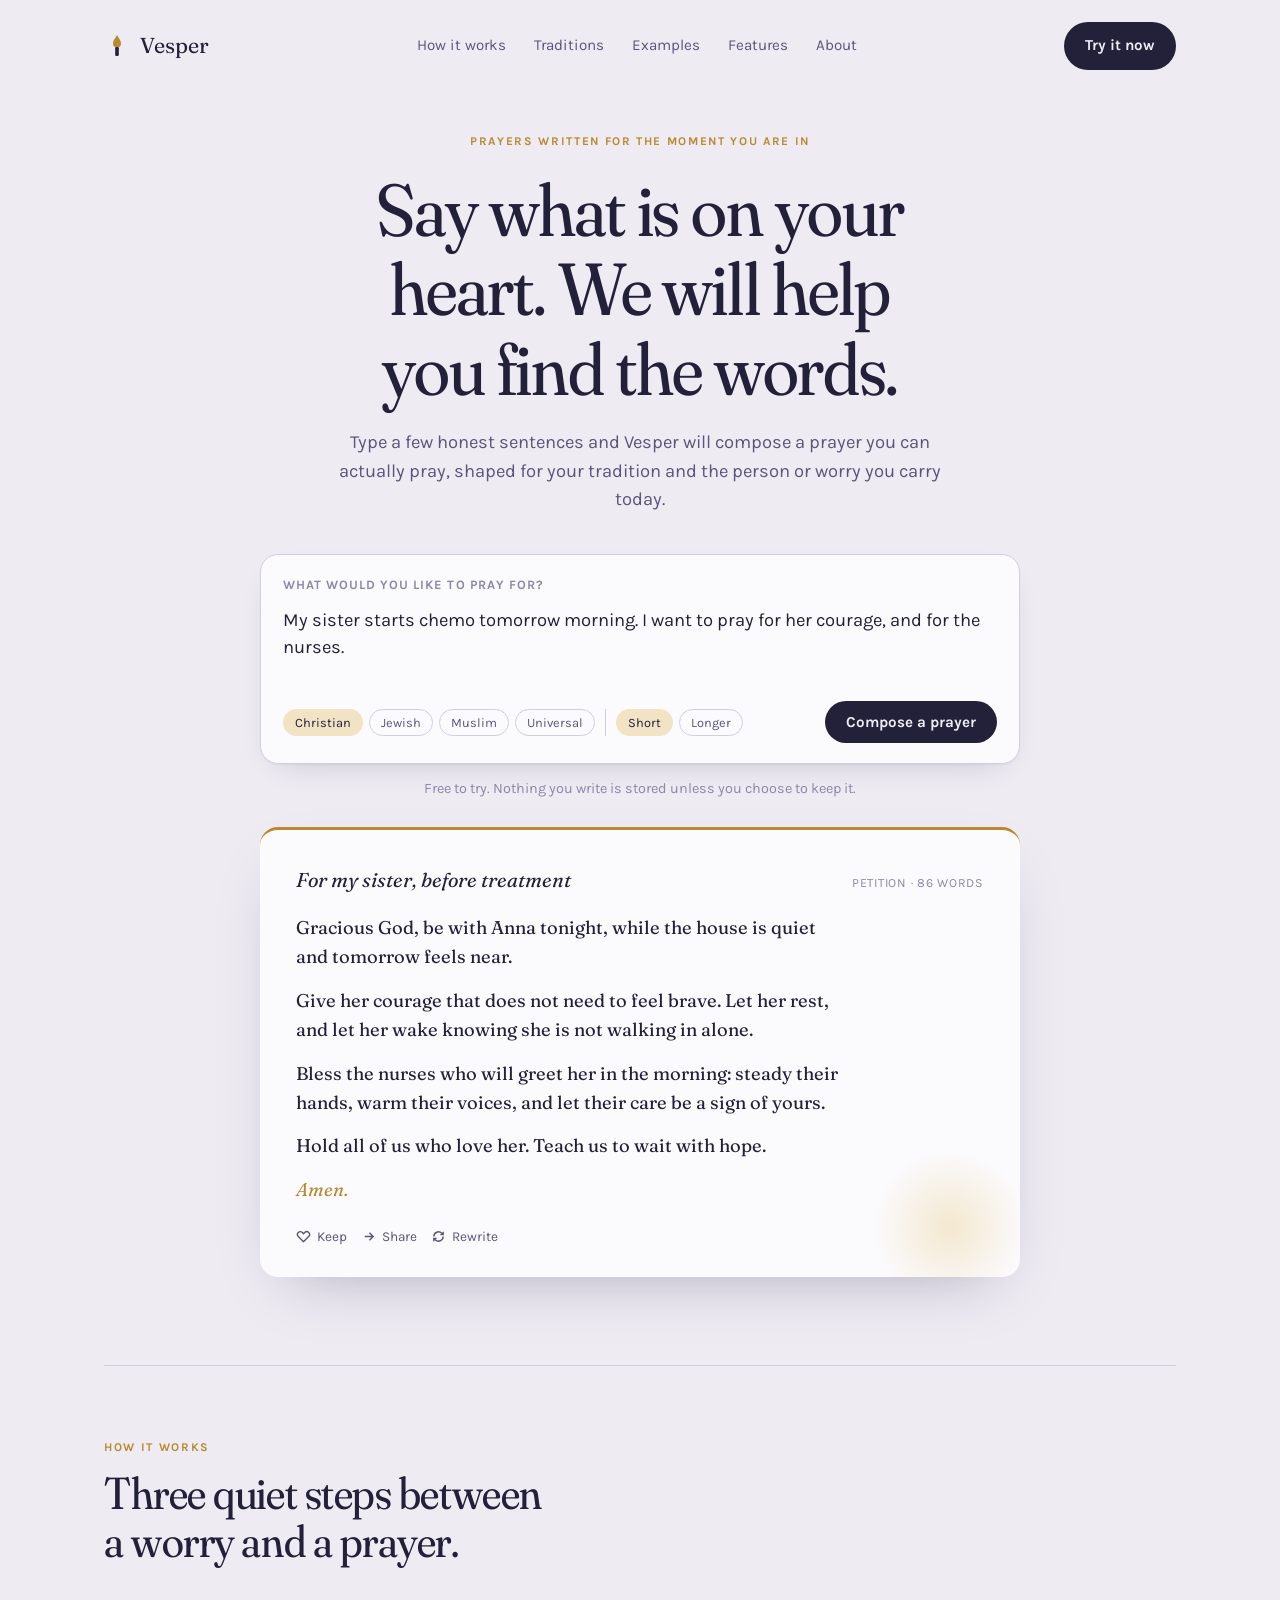
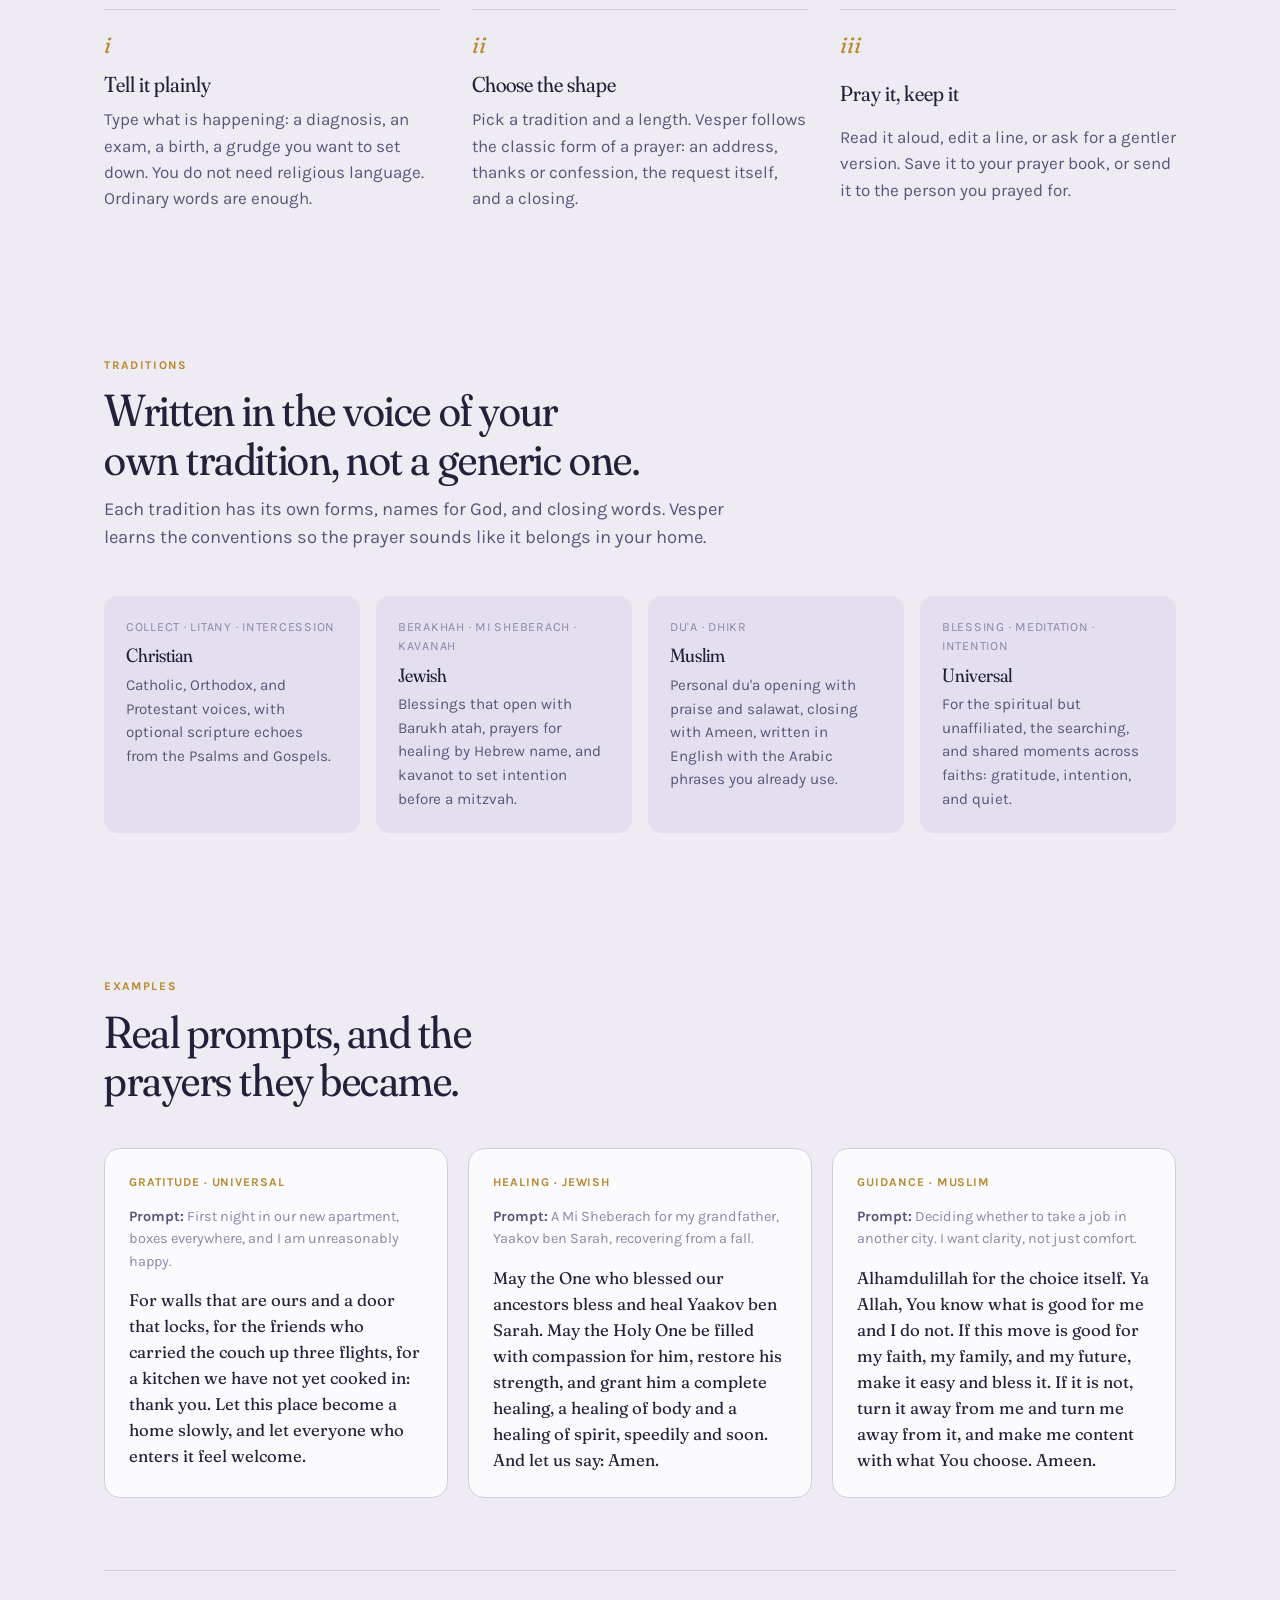
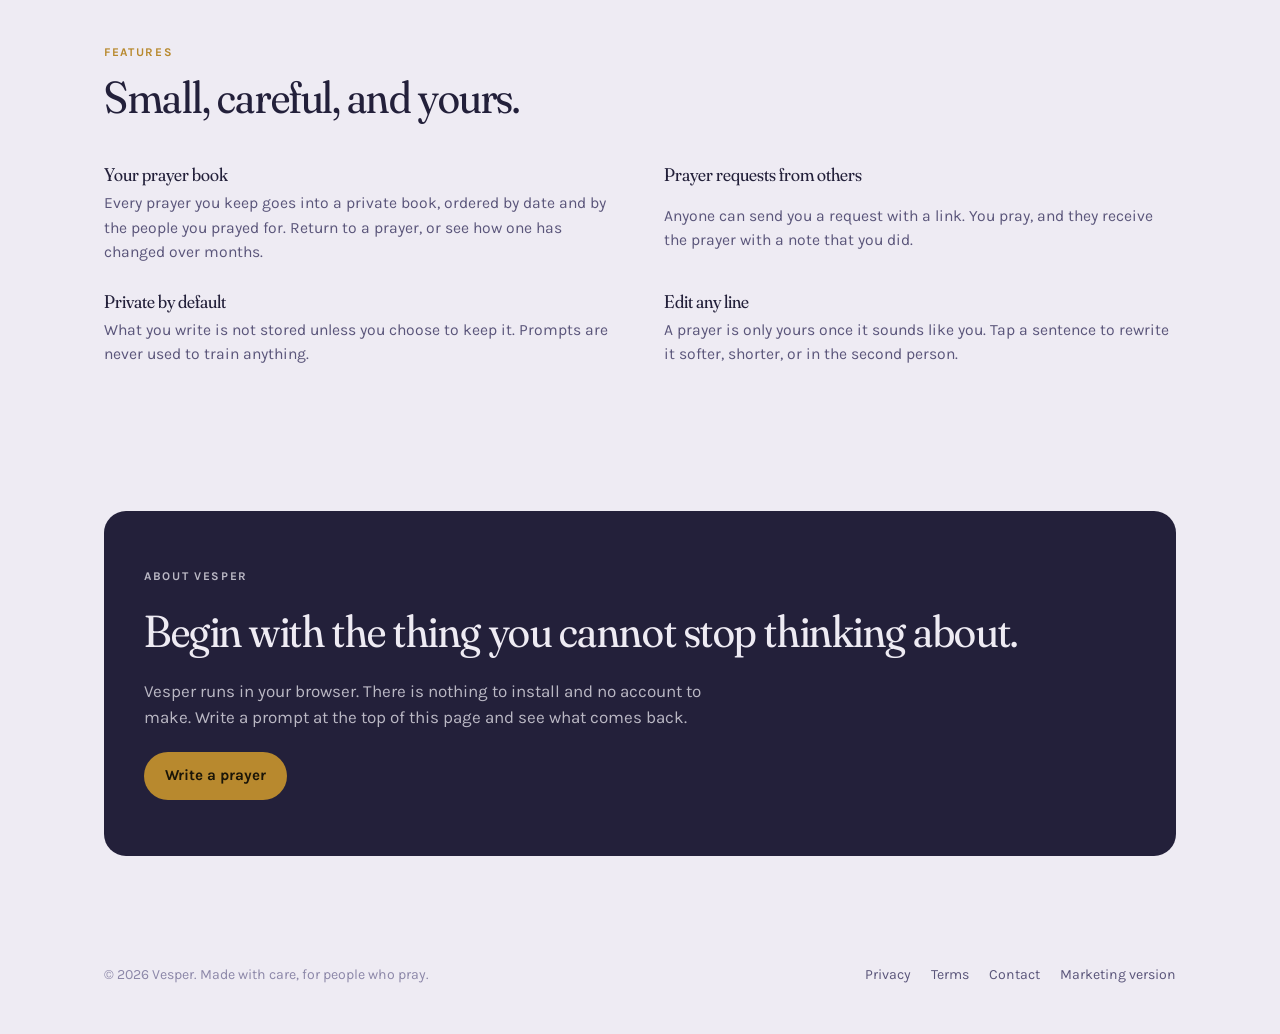
<file: index.html>
<!doctype html>
<html lang="en">
<head>
<meta charset="utf-8">
<meta name="viewport" content="width=device-width, initial-scale=1, viewport-fit=cover">
<title>Vesper</title>
<link rel="preconnect" href="https://fonts.googleapis.com">
<link rel="stylesheet" href="https://fonts.googleapis.com/css2?family=Fraunces:ital,opsz,wght,SOFT@0,9..144,300..600,0..100;1,9..144,300..600,0..100&family=Karla:wght@400;500;700&display=swap">
<link rel="stylesheet" href="styles.css">
</head>
<body>

<header class="wrap nav">
  <a class="brand" href="#" aria-label="Vesper home">
    <svg viewBox="0 0 26 26" fill="none" aria-hidden="true">
      <path d="M13 2c1.6 3.4 4 5.2 4 8.4A4 4 0 0 1 9 10.4C9 7.2 11.4 5.4 13 2Z" fill="var(--gold)"/>
      <rect x="11.2" y="14" width="3.6" height="9" rx="1.2" fill="var(--ink)"/>
    </svg>
    Vesper
  </a>
  <nav>
    <ul class="nav-links">
      <li><a href="#how">How it works</a></li>
      <li><a href="#traditions">Traditions</a></li>
      <li><a href="#examples">Examples</a></li>
      <li><a href="#features">Features</a></li>
      <li><a href="#about">About</a></li>
    </ul>
  </nav>
  <a class="btn btn-primary" href="#try">Try it now</a>
</header>

<main>
  <section class="wrap hero" id="try">
    <div class="hero-copy">
      <p class="eyebrow">Prayers written for the moment you are in</p>
      <h1>Say what is on your heart. We will help you find the words.</h1>
      <p class="lede">Type a few honest sentences and Vesper will compose a prayer you can actually pray, shaped for your tradition and the person or worry you carry today.</p>
    </div>

    <div class="demo" aria-label="Write a prompt and Vesper composes a prayer">
      <form class="prompt" onsubmit="return false">
        <label for="prompt-text">What would you like to pray for?</label>
        <textarea id="prompt-text" rows="3" placeholder="For example: My sister starts chemo tomorrow morning. I want to pray for her courage, and for the nurses.">My sister starts chemo tomorrow morning. I want to pray for her courage, and for the nurses.</textarea>
        <div class="prompt-row">
          <div class="chips" role="group" aria-label="Tradition and length">
            <button type="button" class="chip on">Christian</button>
            <button type="button" class="chip">Jewish</button>
            <button type="button" class="chip">Muslim</button>
            <button type="button" class="chip">Universal</button>
            <span class="chip-sep" aria-hidden="true"></span>
            <button type="button" class="chip on">Short</button>
            <button type="button" class="chip">Longer</button>
          </div>
          <button class="btn btn-primary" type="submit" id="compose-btn">Compose a prayer</button>
        </div>
      </form>
      <p class="hero-note">Free to try. Nothing you write is stored unless you choose to keep it.</p>

      <article class="prayer">
        <div class="prayer-head">
          <span class="title">For my sister, before treatment</span>
          <span class="meta">Petition · 86 words</span>
        </div>
        <div class="prayer-body">
          <p>Gracious God, be with Anna tonight, while the house is quiet and tomorrow feels near.</p>
          <p>Give her courage that does not need to feel brave. Let her rest, and let her wake knowing she is not walking in alone.</p>
          <p>Bless the nurses who will greet her in the morning: steady their hands, warm their voices, and let their care be a sign of yours.</p>
          <p>Hold all of us who love her. Teach us to wait with hope.</p>
          <p class="amen">Amen.</p>
        </div>
        <div class="prayer-actions">
          <span><svg viewBox="0 0 16 16" fill="none" stroke="currentColor" stroke-width="1.5"><path d="M8 13.5 2.5 8a3 3 0 0 1 4.2-4.3L8 5l1.3-1.3A3 3 0 0 1 13.5 8Z"/></svg>Keep</span>
          <span><svg viewBox="0 0 16 16" fill="none" stroke="currentColor" stroke-width="1.5"><path d="M4 8h8M9 4l4 4-4 4"/></svg>Share</span>
          <span><svg viewBox="0 0 16 16" fill="none" stroke="currentColor" stroke-width="1.5"><path d="M3 8a5 5 0 0 1 8.5-3.5L13 6M13 3v3h-3M13 8a5 5 0 0 1-8.5 3.5L3 10M3 13v-3h3"/></svg>Rewrite</span>
        </div>
      </article>
    </div>
  </section>

  <div class="wrap"><hr class="divider"></div>

  <section class="wrap section" id="how">
    <div class="section-head">
      <p class="eyebrow">How it works</p>
      <h2>Three quiet steps between a worry and a prayer.</h2>
    </div>
    <div class="steps">
      <div class="step">
        <h3>Tell it plainly</h3>
        <p>Type what is happening: a diagnosis, an exam, a birth, a grudge you want to set down. You do not need religious language. Ordinary words are enough.</p>
      </div>
      <div class="step">
        <h3>Choose the shape</h3>
        <p>Pick a tradition and a length. Vesper follows the classic form of a prayer: an address, thanks or confession, the request itself, and a closing.</p>
      </div>
      <div class="step">
        <h3>Pray it, keep it</h3>
        <p>Read it aloud, edit a line, or ask for a gentler version. Save it to your prayer book, or send it to the person you prayed for.</p>
      </div>
    </div>
  </section>

  <section class="wrap section" id="traditions">
    <div class="section-head">
      <p class="eyebrow">Traditions</p>
      <h2>Written in the voice of your own tradition, not a generic one.</h2>
      <p class="lede">Each tradition has its own forms, names for God, and closing words. Vesper learns the conventions so the prayer sounds like it belongs in your home.</p>
    </div>
    <div class="traditions">
      <div class="tradition">
        <span class="form">Collect · Litany · Intercession</span>
        <h3>Christian</h3>
        <p>Catholic, Orthodox, and Protestant voices, with optional scripture echoes from the Psalms and Gospels.</p>
      </div>
      <div class="tradition">
        <span class="form">Berakhah · Mi Sheberach · Kavanah</span>
        <h3>Jewish</h3>
        <p>Blessings that open with Barukh atah, prayers for healing by Hebrew name, and kavanot to set intention before a mitzvah.</p>
      </div>
      <div class="tradition">
        <span class="form">Du'a · Dhikr</span>
        <h3>Muslim</h3>
        <p>Personal du'a opening with praise and salawat, closing with Ameen, written in English with the Arabic phrases you already use.</p>
      </div>
      <div class="tradition">
        <span class="form">Blessing · Meditation · Intention</span>
        <h3>Universal</h3>
        <p>For the spiritual but unaffiliated, the searching, and shared moments across faiths: gratitude, intention, and quiet.</p>
      </div>
    </div>
  </section>


  <section class="wrap section" id="examples">
    <div class="section-head">
      <p class="eyebrow">Examples</p>
      <h2>Real prompts, and the prayers they became.</h2>
    </div>
    <div class="gallery">
      <article class="card">
        <span class="tag">Gratitude · Universal</span>
        <p class="ask"><b>Prompt:</b> First night in our new apartment, boxes everywhere, and I am unreasonably happy.</p>
        <blockquote>For walls that are ours and a door that locks, for the friends who carried the couch up three flights, for a kitchen we have not yet cooked in: thank you. Let this place become a home slowly, and let everyone who enters it feel welcome.</blockquote>
      </article>
      <article class="card">
        <span class="tag">Healing · Jewish</span>
        <p class="ask"><b>Prompt:</b> A Mi Sheberach for my grandfather, Yaakov ben Sarah, recovering from a fall.</p>
        <blockquote>May the One who blessed our ancestors bless and heal Yaakov ben Sarah. May the Holy One be filled with compassion for him, restore his strength, and grant him a complete healing, a healing of body and a healing of spirit, speedily and soon. And let us say: Amen.</blockquote>
      </article>
      <article class="card">
        <span class="tag">Guidance · Muslim</span>
        <p class="ask"><b>Prompt:</b> Deciding whether to take a job in another city. I want clarity, not just comfort.</p>
        <blockquote>Alhamdulillah for the choice itself. Ya Allah, You know what is good for me and I do not. If this move is good for my faith, my family, and my future, make it easy and bless it. If it is not, turn it away from me and turn me away from it, and make me content with what You choose. Ameen.</blockquote>
      </article>
    </div>
  </section>

  <div class="wrap"><hr class="divider"></div>

  <section class="wrap section" id="features">
    <div class="section-head">
      <p class="eyebrow">Features</p>
      <h2>Small, careful, and yours.</h2>
    </div>
    <div class="features">
      <div class="feature">
        <h3>Your prayer book</h3>
        <p>Every prayer you keep goes into a private book, ordered by date and by the people you prayed for. Return to a prayer, or see how one has changed over months.</p>
      </div>
            <div class="feature">
        <h3>Prayer requests from others</h3>
        <p>Anyone can send you a request with a link. You pray, and they receive the prayer with a note that you did.</p>
      </div>
      <div class="feature">
        <h3>Private by default</h3>
        <p>What you write is not stored unless you choose to keep it. Prompts are never used to train anything.</p>
      </div>
            <div class="feature">
        <h3>Edit any line</h3>
        <p>A prayer is only yours once it sounds like you. Tap a sentence to rewrite it softer, shorter, or in the second person.</p>
      </div>
    </div>
  </section>

  <section class="wrap section" id="about">
    <div class="cta">
      <p class="eyebrow">About Vesper</p>
      <h2>Begin with the thing you cannot stop thinking about.</h2>
      <p>Vesper runs in your browser. There is nothing to install and no account to make. Write a prompt at the top of this page and see what comes back.</p>
      <a class="btn btn-primary" href="#try">Write a prayer</a>
    </div>
  </section>
</main>

<footer class="wrap footer">
  <span>© 2026 Vesper. Made with care, for people who pray.</span>
  <ul>
    <li><a href="#">Privacy</a></li>
    <li><a href="#">Terms</a></li>
    <li><a href="#">Contact</a></li>
    <li><a href="v2/">Marketing version</a></li>
  </ul>
</footer>

</body>
</html>
</file>
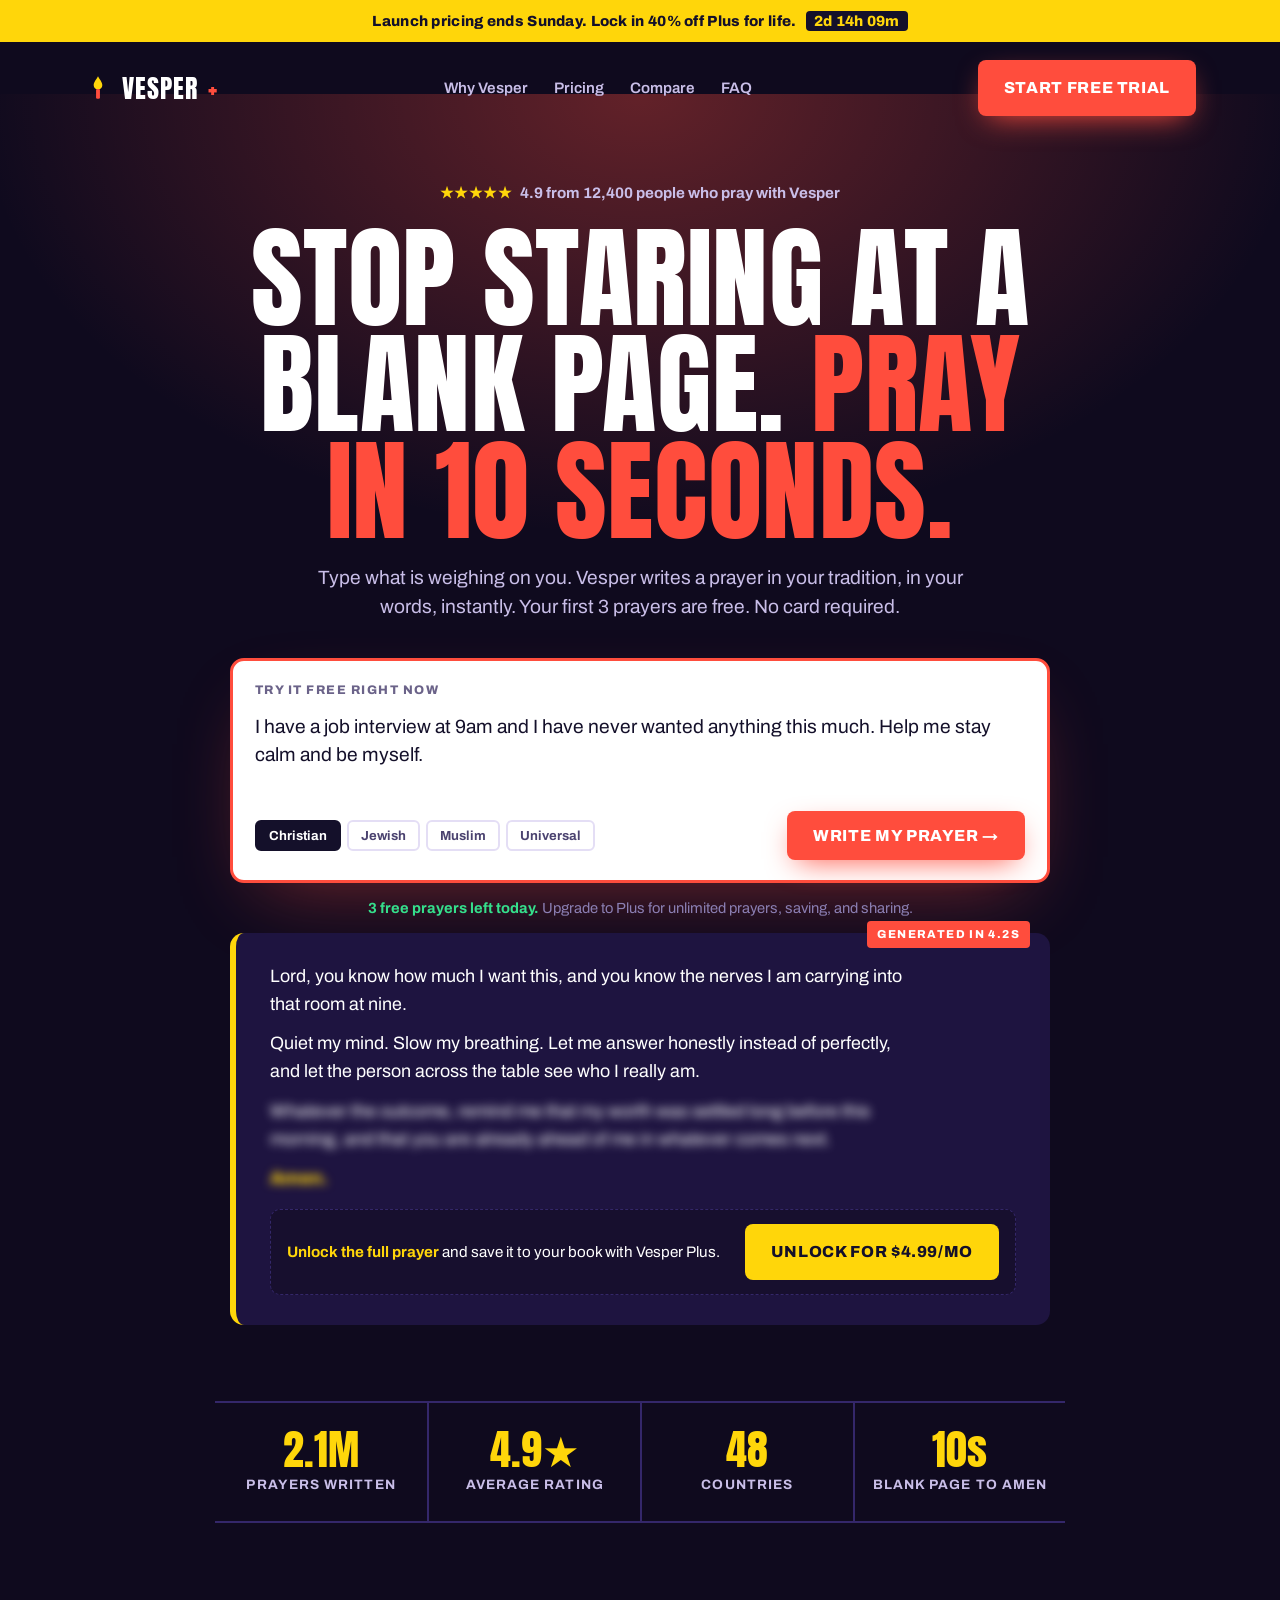
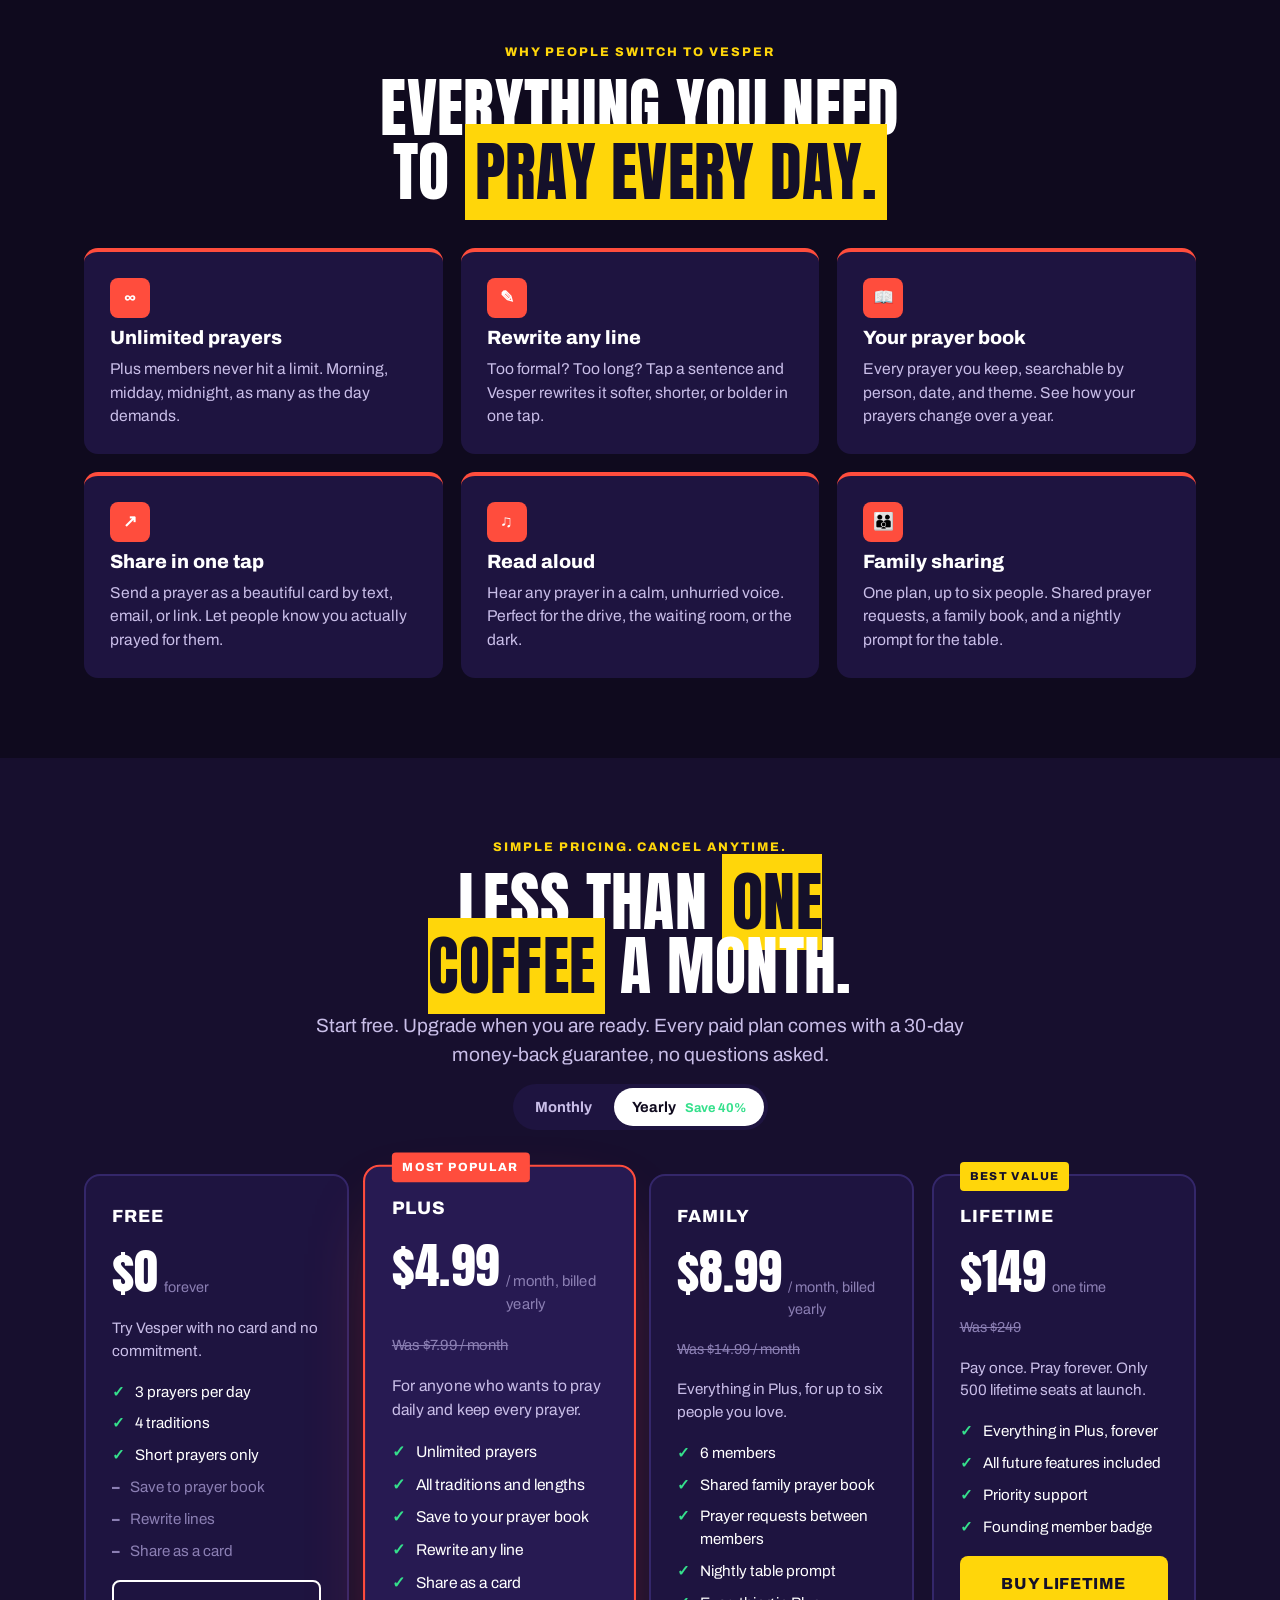
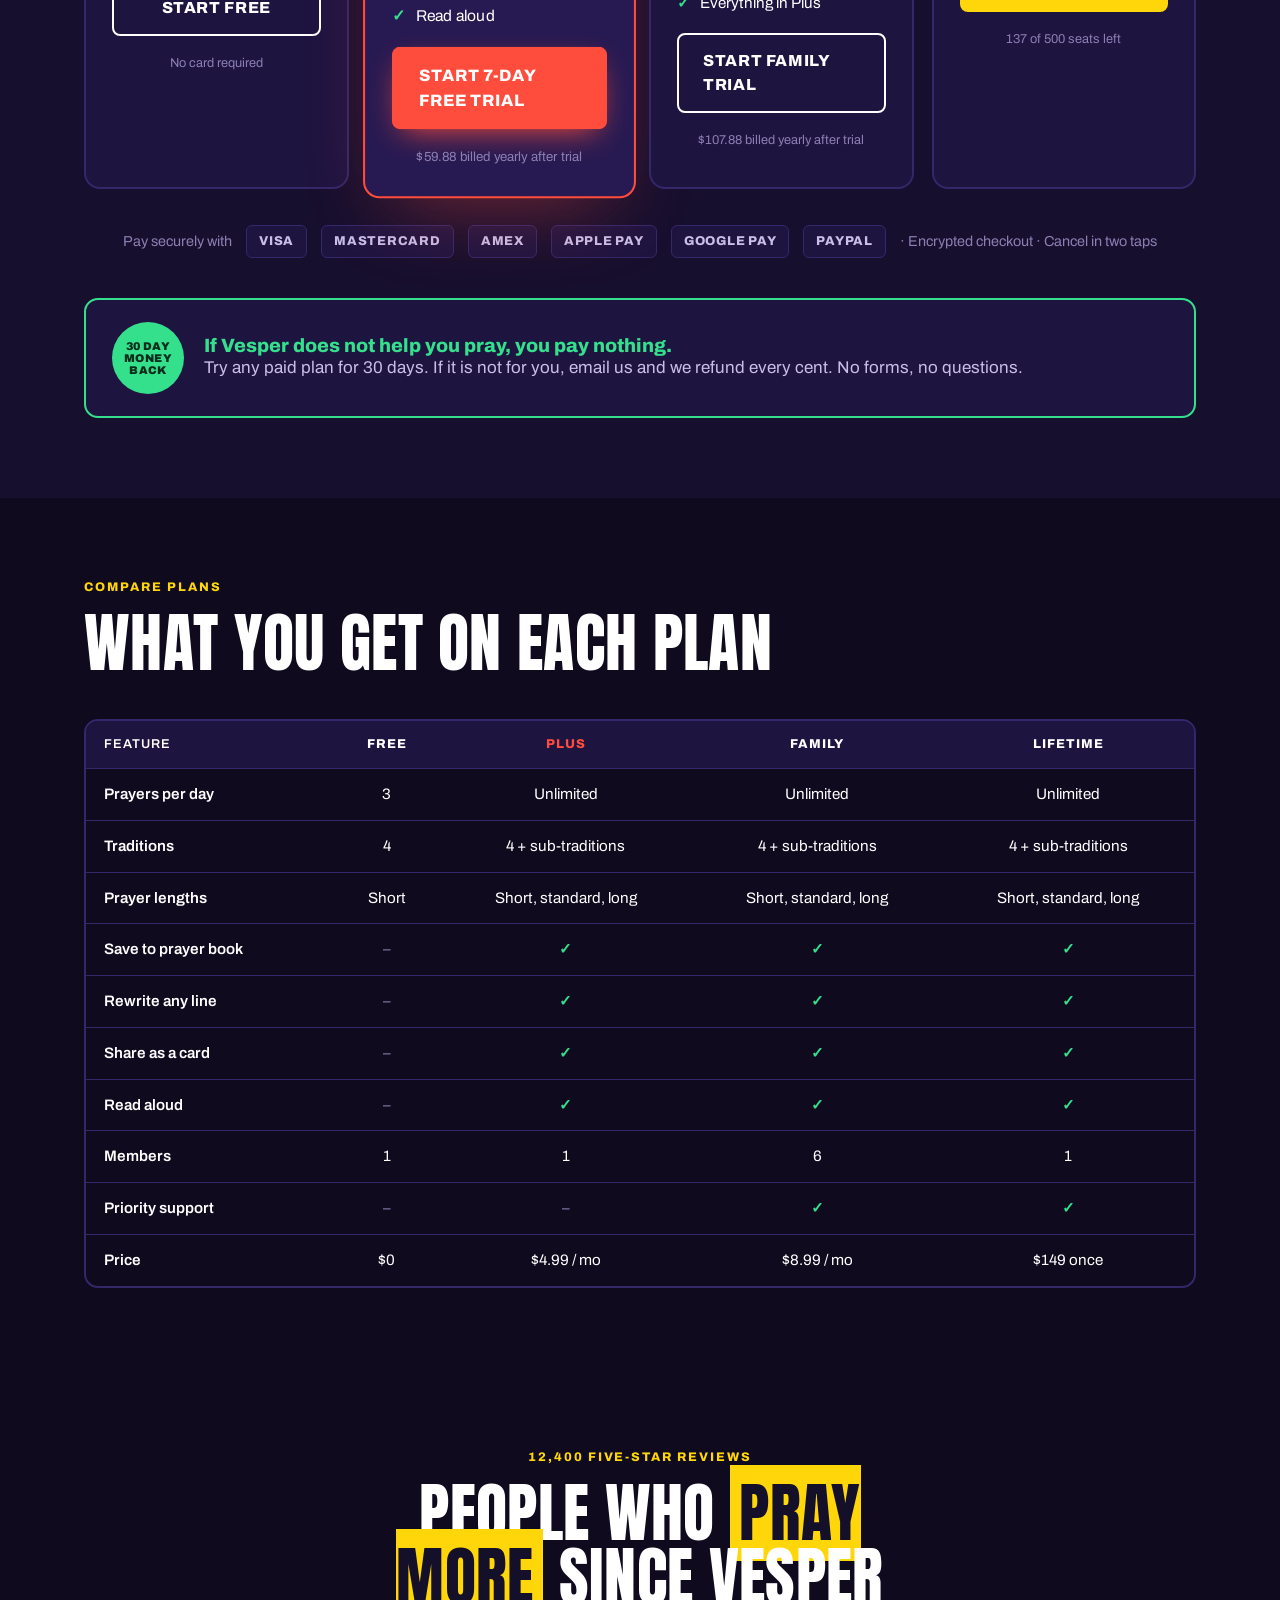
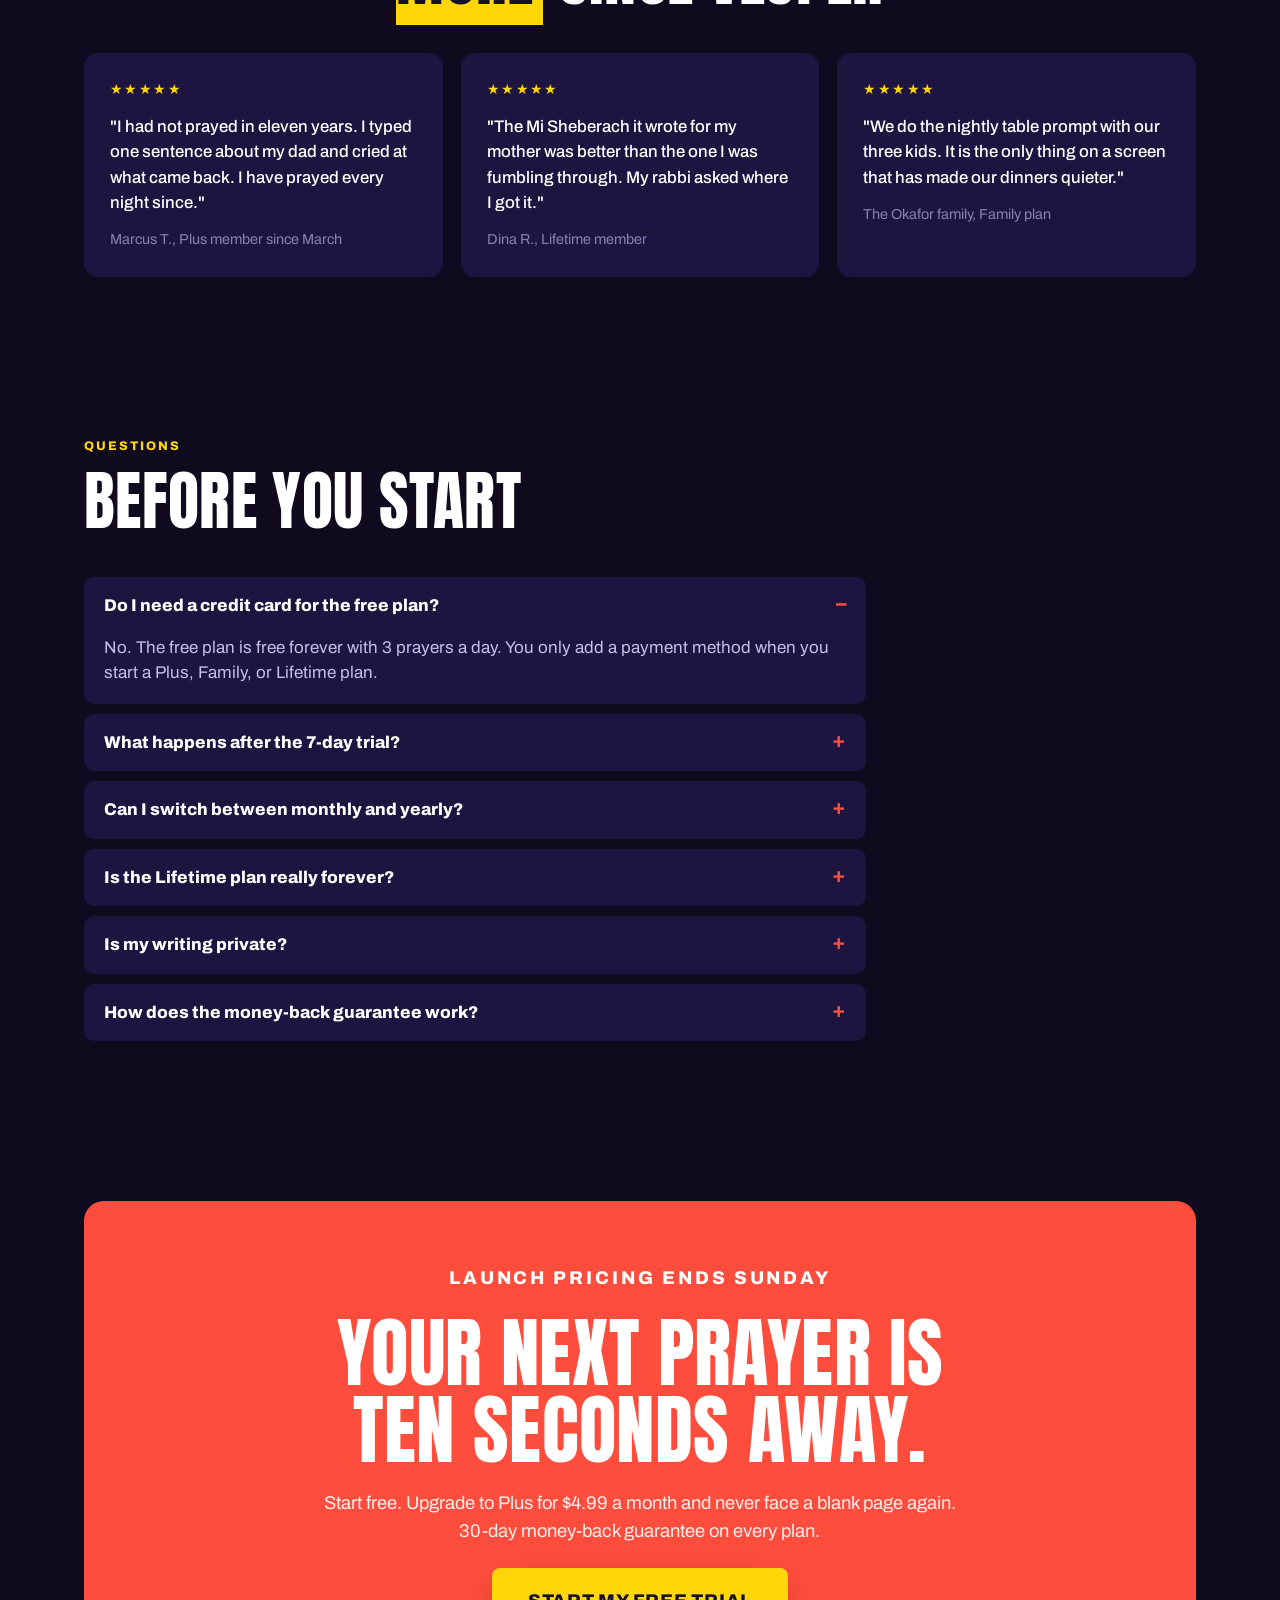
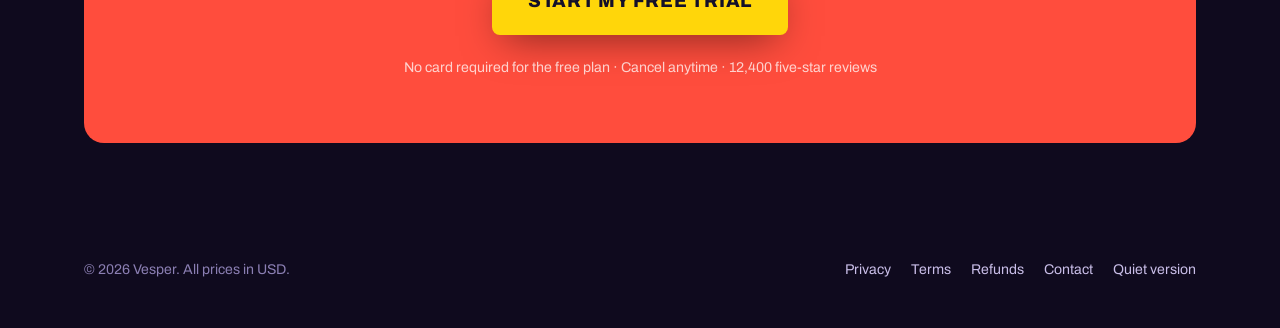
<file: v2/index.html>
<!doctype html>
<html lang="en">
<head>
<meta charset="utf-8">
<meta name="viewport" content="width=device-width, initial-scale=1, viewport-fit=cover">
<title>Vesper Plus</title>
<link rel="preconnect" href="https://fonts.googleapis.com">
<link rel="stylesheet" href="https://fonts.googleapis.com/css2?family=Anton&family=Archivo:wght@400;500;600;700;800;900&display=swap">
<link rel="stylesheet" href="styles.css">
</head>
<body>

<div class="banner">Launch pricing ends Sunday. Lock in 40% off Plus for life. <span class="count">2d 14h 09m</span></div>

<header class="wrap nav">
  <a class="brand" href="#" aria-label="Vesper Plus home">
    <svg viewBox="0 0 26 26" fill="none" aria-hidden="true">
      <path d="M13 2c1.6 3.4 4 5.2 4 8.4A4 4 0 0 1 9 10.4C9 7.2 11.4 5.4 13 2Z" fill="var(--yellow)"/>
      <rect x="11.2" y="14" width="3.6" height="9" rx="1.2" fill="var(--coral)"/>
    </svg>
    Vesper<span class="plus">+</span>
  </a>
  <nav>
    <ul class="nav-links">
      <li><a href="#features">Why Vesper</a></li>
      <li><a href="#pricing">Pricing</a></li>
      <li><a href="#compare">Compare</a></li>
      <li><a href="#faq">FAQ</a></li>
    </ul>
  </nav>
  <a class="btn btn-coral" href="#pricing">Start free trial</a>
</header>

<main>
  <section class="wrap hero" id="try">
    <div class="hero-copy">
      <span class="stars"><b>★★★★★</b> 4.9 from 12,400 people who pray with Vesper</span>
      <h1>Stop staring at a blank page. <span class="mark">Pray in 10 seconds.</span></h1>
      <p class="lede">Type what is weighing on you. Vesper writes a prayer in your tradition, in your words, instantly. Your first 3 prayers are free. No card required.</p>
    </div>

    <div class="demo">
      <form class="prompt" onsubmit="return false">
        <label for="prompt-text">Try it free right now</label>
        <textarea id="prompt-text" rows="3" placeholder="Type anything. A worry, a thank-you, a person's name...">I have a job interview at 9am and I have never wanted anything this much. Help me stay calm and be myself.</textarea>
        <div class="prompt-row">
          <div class="chips" role="group" aria-label="Tradition and length">
            <button type="button" class="chip on">Christian</button>
            <button type="button" class="chip">Jewish</button>
            <button type="button" class="chip">Muslim</button>
            <button type="button" class="chip">Universal</button>
          </div>
          <button class="btn btn-coral" type="submit" id="compose-btn">Write my prayer →</button>
        </div>
      </form>
      <p class="hero-note"><b>3 free prayers left today.</b> Upgrade to Plus for unlimited prayers, saving, and sharing.</p>

      <article class="prayer">
        <span class="ribbon">Generated in 4.2s</span>
        <div class="prayer-body locked">
          <p>Lord, you know how much I want this, and you know the nerves I am carrying into that room at nine.</p>
          <p>Quiet my mind. Slow my breathing. Let me answer honestly instead of perfectly, and let the person across the table see who I really am.</p>
          <p>Whatever the outcome, remind me that my worth was settled long before this morning, and that you are already ahead of me in whatever comes next.</p>
          <p class="amen">Amen.</p>
        </div>
        <div class="unlock">
          <span><b>Unlock the full prayer</b> and save it to your book with Vesper Plus.</span>
          <a class="btn btn-yellow" href="#pricing">Unlock for $4.99/mo</a>
        </div>
      </article>
    </div>

    <div class="stats" aria-label="Vesper by the numbers">
      <div class="stat"><span class="n">2.1M</span><span class="l">Prayers written</span></div>
      <div class="stat"><span class="n">4.9★</span><span class="l">Average rating</span></div>
      <div class="stat"><span class="n">48</span><span class="l">Countries</span></div>
      <div class="stat"><span class="n">10s</span><span class="l">Blank page to Amen</span></div>
    </div>
  </section>

  <section class="wrap section" id="features">
    <div class="section-head center">
      <p class="kicker">Why people switch to Vesper</p>
      <h2>Everything you need to <span class="hl">pray every day.</span></h2>
    </div>
    <div class="features">
      <div class="feature"><span class="ico">∞</span><h3>Unlimited prayers</h3><p>Plus members never hit a limit. Morning, midday, midnight, as many as the day demands.</p></div>
      <div class="feature"><span class="ico">✎</span><h3>Rewrite any line</h3><p>Too formal? Too long? Tap a sentence and Vesper rewrites it softer, shorter, or bolder in one tap.</p></div>
      <div class="feature"><span class="ico">📖</span><h3>Your prayer book</h3><p>Every prayer you keep, searchable by person, date, and theme. See how your prayers change over a year.</p></div>
      <div class="feature"><span class="ico">↗</span><h3>Share in one tap</h3><p>Send a prayer as a beautiful card by text, email, or link. Let people know you actually prayed for them.</p></div>
      <div class="feature"><span class="ico">♫</span><h3>Read aloud</h3><p>Hear any prayer in a calm, unhurried voice. Perfect for the drive, the waiting room, or the dark.</p></div>
      <div class="feature"><span class="ico">👪</span><h3>Family sharing</h3><p>One plan, up to six people. Shared prayer requests, a family book, and a nightly prompt for the table.</p></div>
    </div>
  </section>

  <section class="pricing section" id="pricing">
    <div class="wrap">
      <div class="section-head center">
        <p class="kicker">Simple pricing. Cancel anytime.</p>
        <h2>Less than <span class="hl">one coffee</span> a month.</h2>
        <p class="lede">Start free. Upgrade when you are ready. Every paid plan comes with a 30-day money-back guarantee, no questions asked.</p>
        <div class="toggle" role="group" aria-label="Billing period">
          <button type="button">Monthly</button>
          <button type="button" class="on">Yearly <span class="save">Save 40%</span></button>
        </div>
      </div>

      <div class="plans">
        <div class="plan">
          <span class="name">Free</span>
          <div class="price"><span class="amt">$0</span><span class="per">forever</span></div>
          <p class="who">Try Vesper with no card and no commitment.</p>
          <ul>
            <li>3 prayers per day</li>
            <li>4 traditions</li>
            <li>Short prayers only</li>
            <li class="no">Save to prayer book</li>
            <li class="no">Rewrite lines</li>
            <li class="no">Share as a card</li>
          </ul>
          <a class="btn btn-outline" href="#try">Start free</a>
          <span class="fine">No card required</span>
        </div>

        <div class="plan hot">
          <span class="badge">Most popular</span>
          <span class="name">Plus</span>
          <div class="price"><span class="amt">$4.99</span><span class="per">/ month, billed yearly</span></div>
          <span class="was">Was $7.99 / month</span>
          <p class="who">For anyone who wants to pray daily and keep every prayer.</p>
          <ul>
            <li>Unlimited prayers</li>
            <li>All traditions and lengths</li>
            <li>Save to your prayer book</li>
            <li>Rewrite any line</li>
            <li>Share as a card</li>
            <li>Read aloud</li>
          </ul>
          <a class="btn btn-coral" href="#checkout">Start 7-day free trial</a>
          <span class="fine">$59.88 billed yearly after trial</span>
        </div>

        <div class="plan">
          <span class="name">Family</span>
          <div class="price"><span class="amt">$8.99</span><span class="per">/ month, billed yearly</span></div>
          <span class="was">Was $14.99 / month</span>
          <p class="who">Everything in Plus, for up to six people you love.</p>
          <ul>
            <li>6 members</li>
            <li>Shared family prayer book</li>
            <li>Prayer requests between members</li>
            <li>Nightly table prompt</li>
            <li>Everything in Plus</li>
          </ul>
          <a class="btn btn-outline" href="#checkout">Start family trial</a>
          <span class="fine">$107.88 billed yearly after trial</span>
        </div>

        <div class="plan">
          <span class="badge gold">Best value</span>
          <span class="name">Lifetime</span>
          <div class="price"><span class="amt">$149</span><span class="per">one time</span></div>
          <span class="was">Was $249</span>
          <p class="who">Pay once. Pray forever. Only 500 lifetime seats at launch.</p>
          <ul>
            <li>Everything in Plus, forever</li>
            <li>All future features included</li>
            <li>Priority support</li>
            <li>Founding member badge</li>
          </ul>
          <a class="btn btn-yellow" href="#checkout">Buy lifetime</a>
          <span class="fine">137 of 500 seats left</span>
        </div>
      </div>

      <div class="pay" aria-label="Accepted payment methods">
        <span>Pay securely with</span>
        <span class="m">VISA</span><span class="m">MASTERCARD</span><span class="m">AMEX</span>
        <span class="m">APPLE PAY</span><span class="m">GOOGLE PAY</span><span class="m">PAYPAL</span>
        <span>· Encrypted checkout · Cancel in two taps</span>
      </div>

      <div class="guarantee">
        <div class="seal">30 DAY<br>MONEY<br>BACK</div>
        <div>
          <h3>If Vesper does not help you pray, you pay nothing.</h3>
          <p>Try any paid plan for 30 days. If it is not for you, email us and we refund every cent. No forms, no questions.</p>
        </div>
      </div>
    </div>
  </section>

  <section class="wrap section" id="compare">
    <div class="section-head">
      <p class="kicker">Compare plans</p>
      <h2>What you get on each plan</h2>
    </div>
    <div class="table-wrap">
      <table>
        <thead>
          <tr><th>Feature</th><th>Free</th><th class="hot">Plus</th><th>Family</th><th>Lifetime</th></tr>
        </thead>
        <tbody>
          <tr><td>Prayers per day</td><td>3</td><td>Unlimited</td><td>Unlimited</td><td>Unlimited</td></tr>
          <tr><td>Traditions</td><td>4</td><td>4 + sub-traditions</td><td>4 + sub-traditions</td><td>4 + sub-traditions</td></tr>
          <tr><td>Prayer lengths</td><td>Short</td><td>Short, standard, long</td><td>Short, standard, long</td><td>Short, standard, long</td></tr>
          <tr><td>Save to prayer book</td><td class="no">–</td><td class="yes">✓</td><td class="yes">✓</td><td class="yes">✓</td></tr>
          <tr><td>Rewrite any line</td><td class="no">–</td><td class="yes">✓</td><td class="yes">✓</td><td class="yes">✓</td></tr>
          <tr><td>Share as a card</td><td class="no">–</td><td class="yes">✓</td><td class="yes">✓</td><td class="yes">✓</td></tr>
          <tr><td>Read aloud</td><td class="no">–</td><td class="yes">✓</td><td class="yes">✓</td><td class="yes">✓</td></tr>
          <tr><td>Members</td><td>1</td><td>1</td><td>6</td><td>1</td></tr>
          <tr><td>Priority support</td><td class="no">–</td><td class="no">–</td><td class="yes">✓</td><td class="yes">✓</td></tr>
          <tr><td>Price</td><td>$0</td><td>$4.99 / mo</td><td>$8.99 / mo</td><td>$149 once</td></tr>
        </tbody>
      </table>
    </div>
  </section>

  <section class="wrap section" id="reviews">
    <div class="section-head center">
      <p class="kicker">12,400 five-star reviews</p>
      <h2>People who <span class="hl">pray more</span> since Vesper</h2>
    </div>
    <div class="quotes">
      <div class="quote"><span class="s">★★★★★</span><blockquote>"I had not prayed in eleven years. I typed one sentence about my dad and cried at what came back. I have prayed every night since."</blockquote><span class="who">Marcus T., Plus member since March</span></div>
      <div class="quote"><span class="s">★★★★★</span><blockquote>"The Mi Sheberach it wrote for my mother was better than the one I was fumbling through. My rabbi asked where I got it."</blockquote><span class="who">Dina R., Lifetime member</span></div>
      <div class="quote"><span class="s">★★★★★</span><blockquote>"We do the nightly table prompt with our three kids. It is the only thing on a screen that has made our dinners quieter."</blockquote><span class="who">The Okafor family, Family plan</span></div>
    </div>
  </section>

  <section class="wrap section" id="faq">
    <div class="section-head">
      <p class="kicker">Questions</p>
      <h2>Before you start</h2>
    </div>
    <div class="faq">
      <details open><summary>Do I need a credit card for the free plan?</summary><p>No. The free plan is free forever with 3 prayers a day. You only add a payment method when you start a Plus, Family, or Lifetime plan.</p></details>
      <details><summary>What happens after the 7-day trial?</summary><p>You are charged for the plan you picked, yearly or monthly. We email you two days before the trial ends, and you can cancel in two taps from your account page.</p></details>
      <details><summary>Can I switch between monthly and yearly?</summary><p>Yes, any time. Switching to yearly applies the 40% saving immediately and credits whatever you already paid this month.</p></details>
      <details><summary>Is the Lifetime plan really forever?</summary><p>Yes. One payment covers Plus for as long as Vesper exists, including every future feature. Lifetime seats are limited to 500 at launch.</p></details>
      <details><summary>Is my writing private?</summary><p>Prompts are encrypted in transit and never used to train models. Prayers are saved only when you choose to keep them, and you can delete your whole book at any time.</p></details>
      <details><summary>How does the money-back guarantee work?</summary><p>Email support within 30 days of any payment and we refund it in full. No forms and no questions.</p></details>
    </div>
  </section>

  <section class="wrap section" id="checkout">
    <div class="final">
      <p class="kicker" style="color:#fff">Launch pricing ends Sunday</p>
      <h2>Your next prayer is ten seconds away.</h2>
      <p>Start free. Upgrade to Plus for $4.99 a month and never face a blank page again. 30-day money-back guarantee on every plan.</p>
      <a class="btn btn-yellow btn-lg" href="#pricing">Start my free trial</a>
      <small>No card required for the free plan · Cancel anytime · 12,400 five-star reviews</small>
    </div>
  </section>
</main>

<footer class="wrap footer">
  <span>© 2026 Vesper. All prices in USD.</span>
  <ul>
    <li><a href="#">Privacy</a></li>
    <li><a href="#">Terms</a></li>
    <li><a href="#">Refunds</a></li>
    <li><a href="#">Contact</a></li>
    <li><a href="../">Quiet version</a></li>
  </ul>
</footer>

</body>
</html>
</file>
<file: styles.css>
/* Vesper — prayer app site */
:root {
  --ground: #EEEBF3;
  --ground-2: #E4DFEE;
  --paper: #FBFAFD;
  --ink: #23203A;
  --ink-2: #5A557A;
  --ink-3: #8C87A8;
  --line: #D3CDE2;
  --violet: #4A3F7A;
  --gold: #B8892E;
  --gold-soft: #F1E3C4;
  --shadow: 0 24px 60px -30px rgba(35, 32, 58, 0.35);
  color-scheme: light;
}
@media (prefers-color-scheme: dark) {
  :root:not([data-theme="light"]) {
    --ground: #17152A;
    --ground-2: #1F1C36;
    --paper: #24213C;
    --ink: #ECE8F5;
    --ink-2: #B7B1CF;
    --ink-3: #7F79A0;
    --line: #37325A;
    --violet: #B7ABEA;
    --gold: #D9AC52;
    --gold-soft: #3D3320;
    --shadow: 0 24px 60px -30px rgba(0, 0, 0, 0.7);
    color-scheme: dark;
  }
}
:root[data-theme="dark"] {
  --ground: #17152A;
  --ground-2: #1F1C36;
  --paper: #24213C;
  --ink: #ECE8F5;
  --ink-2: #B7B1CF;
  --ink-3: #7F79A0;
  --line: #37325A;
  --violet: #B7ABEA;
  --gold: #D9AC52;
  --gold-soft: #3D3320;
  --shadow: 0 24px 60px -30px rgba(0, 0, 0, 0.7);
  color-scheme: dark;
}

* { box-sizing: border-box; }
html { scroll-behavior: smooth; }
body {
  margin: 0;
  background: var(--ground);
  color: var(--ink);
  font-family: "Karla", "Helvetica Neue", Arial, sans-serif;
  font-size: 17px;
  line-height: 1.55;
  -webkit-font-smoothing: antialiased;
}
a { color: inherit; }
img { max-width: 100%; }
h1, h2, h3 {
  font-family: "Fraunces", "Iowan Old Style", Georgia, serif;
  font-weight: 400;
  line-height: 1.08;
  margin: 0;
  text-wrap: balance;
  font-variation-settings: "opsz" 144, "SOFT" 60;
}
h1 { font-size: clamp(2.6rem, 6vw, 4.6rem); letter-spacing: -0.015em; }
h2 { font-size: clamp(1.9rem, 3.6vw, 2.8rem); letter-spacing: -0.01em; }
h3 { font-size: 1.35rem; }
p { margin: 0; }
.lede { font-size: 1.15rem; color: var(--ink-2); max-width: 34em; }
.eyebrow {
  font-size: 0.74rem;
  letter-spacing: 0.14em;
  text-transform: uppercase;
  color: var(--gold);
  font-weight: 700;
}
.wrap { width: min(1120px, 100%); margin-inline: auto; padding-inline: 24px; }
:focus-visible { outline: 2px solid var(--gold); outline-offset: 3px; }

/* Nav */
.nav {
  display: flex; align-items: center; justify-content: space-between; gap: 24px;
  padding-block: 22px;
}
.brand { display: flex; align-items: center; gap: 10px; text-decoration: none; font-family: "Fraunces", Georgia, serif; font-size: 1.35rem; }
.brand svg { width: 26px; height: 26px; }
.nav-links { display: flex; gap: 28px; list-style: none; margin: 0; padding: 0; font-size: 0.95rem; }
.nav-links a { text-decoration: none; color: var(--ink-2); }
.nav-links a:hover { color: var(--ink); }
.btn {
  display: inline-flex; align-items: center; gap: 8px;
  padding: 11px 20px; border-radius: 999px; text-decoration: none;
  font-weight: 700; font-size: 0.95rem; border: 1px solid transparent; cursor: pointer;
  font-family: inherit;
}
.btn-primary { background: var(--ink); color: var(--ground); }
.btn-primary:hover { background: var(--violet); }
.btn-ghost { border-color: var(--line); color: var(--ink); background: transparent; }
.btn-ghost:hover { border-color: var(--ink-3); }
@media (max-width: 720px) { .nav-links { display: none; } }

/* Hero */
.hero {
  display: grid; gap: 40px; justify-items: center; text-align: center;
  padding-block: 40px 88px;
}
.hero-copy { display: grid; gap: 20px; justify-items: center; max-width: 44em; }
.hero-note { font-size: 0.9rem; color: var(--ink-3); text-align: center; }
@media (max-width: 860px) { .hero { gap: 28px; padding-block: 24px 64px; } }

/* Demo: prompt + composed prayer */
.demo { display: grid; gap: 14px; position: relative; width: min(760px, 100%); text-align: left; }
.prompt {
  background: var(--paper); border: 1px solid var(--line); border-radius: 18px;
  padding: 20px 22px; display: grid; gap: 12px; margin: 0;
  box-shadow: 0 1px 0 rgba(35,32,58,0.04), 0 12px 32px -20px rgba(35,32,58,0.3);
}
.prompt:focus-within { border-color: var(--gold); }
.prompt label { font-size: 0.8rem; color: var(--ink-3); letter-spacing: 0.08em; text-transform: uppercase; font-weight: 700; }
.prompt textarea {
  width: 100%; border: 0; background: transparent; resize: none; font: inherit; color: var(--ink);
  font-size: 1.15rem; line-height: 1.5; padding: 0; min-height: 4.4em; outline: none;
}
.prompt textarea::placeholder { color: var(--ink-3); }
.prompt-row { display: flex; flex-wrap: wrap; justify-content: space-between; align-items: center; gap: 10px; }
.chips { display: flex; flex-wrap: wrap; gap: 6px; }
.chip {
  font-size: 0.8rem; padding: 5px 11px; border-radius: 999px; font-family: inherit; cursor: pointer;
  border: 1px solid var(--line); color: var(--ink-2); background: transparent;
}
.chip:hover { border-color: var(--ink-3); }
.chip.on { background: var(--gold-soft); border-color: transparent; color: var(--ink); }
.chip-sep { width: 1px; background: var(--line); margin-inline: 4px; align-self: stretch; }

.prayer {
  margin-top: 12px;
  background: var(--paper); border-radius: 18px; padding: 34px 36px 30px;
  box-shadow: var(--shadow); position: relative; overflow: hidden;
  border-top: 3px solid var(--gold);
}
.prayer::before {
  content: ""; position: absolute; inset: auto -40px -60px auto; width: 220px; height: 220px;
  border-radius: 50%; background: radial-gradient(closest-side, var(--gold-soft), transparent 70%);
  opacity: 0.8; pointer-events: none;
}
.prayer-head { display: flex; justify-content: space-between; align-items: baseline; gap: 12px; margin-bottom: 18px; }
.prayer-head .title { font-family: "Fraunces", Georgia, serif; font-size: 1.25rem; font-style: italic; }
.prayer-head .meta { font-size: 0.78rem; color: var(--ink-3); letter-spacing: 0.06em; text-transform: uppercase; }
.prayer-body {
  font-family: "Fraunces", "Iowan Old Style", Georgia, serif;
  font-size: 1.15rem; line-height: 1.6; display: grid; gap: 14px; max-width: 30em;
  font-variation-settings: "opsz" 18, "SOFT" 30;
}
.prayer-body .amen { color: var(--gold); font-style: italic; }
.prayer-actions { display: flex; gap: 14px; margin-top: 22px; font-size: 0.85rem; color: var(--ink-2); }
.prayer-actions span { display: inline-flex; align-items: center; gap: 6px; }
.prayer-actions svg { width: 15px; height: 15px; }
@media (max-width: 480px) { .prayer { padding: 26px 22px 22px; } }

/* Sections */
.section { padding-block: 72px; }
.section-head { display: grid; gap: 12px; max-width: 40em; margin-bottom: 44px; }
.divider { border: 0; border-top: 1px solid var(--line); margin: 0; }

/* Process (a real sequence) */
.steps { display: grid; grid-template-columns: repeat(3, 1fr); gap: 32px; counter-reset: step; }
.step { display: grid; gap: 10px; padding-top: 18px; border-top: 1px solid var(--line); }
.step::before {
  counter-increment: step; content: counter(step, lower-roman);
  font-family: "Fraunces", Georgia, serif; font-style: italic; color: var(--gold); font-size: 1.4rem;
}
.step p { color: var(--ink-2); }
@media (max-width: 760px) { .steps { grid-template-columns: 1fr; gap: 20px; } }

/* Traditions */
.traditions { display: grid; grid-template-columns: repeat(4, 1fr); gap: 16px; }
.tradition {
  background: var(--ground-2); border-radius: 14px; padding: 22px; display: grid; gap: 8px; align-content: start;
}
.tradition h3 { font-size: 1.2rem; }
.tradition p { font-size: 0.95rem; color: var(--ink-2); }
.tradition .form { font-size: 0.78rem; color: var(--ink-3); letter-spacing: 0.06em; text-transform: uppercase; }
@media (max-width: 900px) { .traditions { grid-template-columns: repeat(2, 1fr); } }
@media (max-width: 480px) { .traditions { grid-template-columns: 1fr; } }

/* Gallery of example prayers */
.gallery { display: grid; grid-template-columns: repeat(3, 1fr); gap: 20px; }
.card {
  background: var(--paper); border: 1px solid var(--line); border-radius: 16px; padding: 24px;
  display: grid; gap: 14px; align-content: start;
}
.card .ask { font-size: 0.9rem; color: var(--ink-3); }
.card .ask b { color: var(--ink-2); font-weight: 700; }
.card blockquote {
  margin: 0; font-family: "Fraunces", Georgia, serif; font-size: 1.05rem; line-height: 1.55;
  font-variation-settings: "opsz" 18, "SOFT" 30;
}
.card .tag { font-size: 0.75rem; letter-spacing: 0.08em; text-transform: uppercase; color: var(--gold); font-weight: 700; }
@media (max-width: 860px) { .gallery { grid-template-columns: 1fr; } }

/* Feature list */
.features { display: grid; grid-template-columns: 1fr 1fr; gap: 28px 48px; }
.feature { display: grid; gap: 6px; }
.feature h3 { font-size: 1.15rem; }
.feature p { color: var(--ink-2); font-size: 0.98rem; }
@media (max-width: 700px) { .features { grid-template-columns: 1fr; } }

/* Closing CTA */
.cta {
  background: var(--ink); color: var(--ground); border-radius: 22px; padding: 56px 40px;
  display: grid; gap: 22px; justify-items: start;
}
.cta h2 { color: var(--ground); }
.cta p { color: color-mix(in srgb, var(--ground) 75%, transparent); max-width: 34em; }
.cta .btn-primary { background: var(--gold); color: #1A1508; }
.cta .btn-primary:hover { background: #d4a64a; }
@media (max-width: 480px) { .cta { padding: 36px 24px; } }

/* Footer */
.footer {
  padding-block: 36px 48px; display: flex; flex-wrap: wrap; justify-content: space-between; gap: 16px;
  font-size: 0.88rem; color: var(--ink-3);
}
.footer ul { list-style: none; margin: 0; padding: 0; display: flex; gap: 20px; flex-wrap: wrap; }
.footer a { text-decoration: none; color: var(--ink-2); }

@media (prefers-reduced-motion: no-preference) {
  .prayer { animation: rise 700ms cubic-bezier(.2,.7,.2,1) both; }
  @keyframes rise { from { transform: translateY(10px); } to { transform: none; } }
}
</file>
<file: v2/styles.css>
/* Vesper v2 — aggressive marketing variant (single dark theme) */
:root {
  --ground: #0F0A1E;
  --ground-2: #170F2E;
  --panel: #1E1440;
  --panel-2: #271A52;
  --ink: #FFFFFF;
  --ink-2: #C9BEE8;
  --ink-3: #8B7FB3;
  --line: #34276A;
  --coral: #FF4D3D;
  --coral-2: #FF7A5C;
  --yellow: #FFD60A;
  --green: #35E08C;
  --shadow: 0 30px 80px -30px rgba(255, 77, 61, 0.45);
  color-scheme: dark;
}
* { box-sizing: border-box; }
html { scroll-behavior: smooth; }
body {
  margin: 0; background: var(--ground); color: var(--ink);
  font-family: "Archivo", "Helvetica Neue", Arial, sans-serif; font-size: 17px; line-height: 1.5;
  -webkit-font-smoothing: antialiased;
}
a { color: inherit; }
img { max-width: 100%; }
h1, h2, h3 { margin: 0; text-wrap: balance; line-height: 1; }
h1, h2, .shout {
  font-family: "Anton", "Archivo Black", Impact, sans-serif; font-weight: 400;
  text-transform: uppercase; letter-spacing: 0.005em;
}
h1 { font-size: clamp(3rem, 9vw, 7rem); line-height: 0.95; }
h2 { font-size: clamp(2.2rem, 5vw, 4rem); }
h3 { font-family: "Archivo", sans-serif; font-weight: 800; font-size: 1.2rem; }
p { margin: 0; }
.mark { color: var(--coral); }
.hl { background: var(--yellow); color: #14102A; padding: 0 0.15em; }
.lede { font-size: 1.2rem; color: var(--ink-2); max-width: 36em; }
.kicker {
  font-size: 0.78rem; font-weight: 800; letter-spacing: 0.16em; text-transform: uppercase; color: var(--yellow);
}
.wrap { width: min(1160px, 100%); margin-inline: auto; padding-inline: 24px; }
:focus-visible { outline: 3px solid var(--yellow); outline-offset: 3px; }

.btn {
  display: inline-flex; align-items: center; justify-content: center; gap: 8px;
  padding: 14px 24px; border-radius: 8px; text-decoration: none; font-weight: 800; font-size: 1rem;
  border: 2px solid transparent; cursor: pointer; font-family: inherit; text-transform: uppercase; letter-spacing: 0.04em;
  transition: transform 120ms ease, background 120ms ease;
}
.btn:hover { transform: translateY(-2px); }
.btn-coral { background: var(--coral); color: #fff; box-shadow: 0 10px 30px -10px var(--coral); }
.btn-coral:hover { background: var(--coral-2); }
.btn-yellow { background: var(--yellow); color: #14102A; }
.btn-outline { border-color: var(--ink); color: var(--ink); background: transparent; }
.btn-outline:hover { background: var(--ink); color: var(--ground); }
.btn-lg { padding: 18px 34px; font-size: 1.15rem; }

/* Urgency banner */
.banner {
  background: var(--yellow); color: #14102A; text-align: center; font-weight: 800; font-size: 0.92rem;
  padding: 10px 16px; letter-spacing: 0.02em;
}
.banner .count { font-variant-numeric: tabular-nums; background: #14102A; color: var(--yellow); padding: 2px 8px; border-radius: 4px; margin-left: 6px; }

/* Nav */
.nav { display: flex; align-items: center; justify-content: space-between; gap: 24px; padding-block: 18px; }
.brand { display: flex; align-items: center; gap: 10px; text-decoration: none; font-family: "Anton", Impact, sans-serif; font-size: 1.6rem; text-transform: uppercase; letter-spacing: 0.04em; }
.brand svg { width: 28px; height: 28px; }
.brand .plus { color: var(--coral); }
.nav-links { display: flex; gap: 26px; list-style: none; margin: 0; padding: 0; font-size: 0.95rem; font-weight: 600; }
.nav-links a { text-decoration: none; color: var(--ink-2); }
.nav-links a:hover { color: var(--ink); }
@media (max-width: 760px) { .nav-links { display: none; } }

/* Hero */
.hero { padding-block: 48px 40px; display: grid; gap: 36px; justify-items: center; text-align: center; position: relative; }
.hero::before {
  content: ""; position: absolute; inset: -40px -200px auto -200px; height: 520px; pointer-events: none; z-index: -1;
  background: radial-gradient(ellipse at 50% 0%, rgba(255,77,61,0.35), transparent 60%);
}
.hero-copy { display: grid; gap: 20px; justify-items: center; max-width: 52em; }
.stars { display: inline-flex; align-items: center; gap: 8px; font-weight: 700; font-size: 0.95rem; color: var(--ink-2); }
.stars b { color: var(--yellow); letter-spacing: 0.1em; }

.demo { width: min(820px, 100%); display: grid; gap: 14px; text-align: left; }
.prompt {
  background: #fff; color: #14102A; border-radius: 14px; padding: 20px 22px; display: grid; gap: 14px; margin: 0;
  box-shadow: var(--shadow); border: 3px solid var(--coral);
}
.prompt label { font-size: 0.78rem; font-weight: 800; letter-spacing: 0.12em; text-transform: uppercase; color: #6B6389; }
.prompt textarea {
  width: 100%; border: 0; background: transparent; resize: none; font: inherit; color: #14102A;
  font-size: 1.2rem; line-height: 1.45; min-height: 4.2em; padding: 0; outline: none;
}
.prompt textarea::placeholder { color: #9D95B8; }
.prompt-row { display: flex; flex-wrap: wrap; justify-content: space-between; align-items: center; gap: 12px; }
.chips { display: flex; flex-wrap: wrap; gap: 6px; }
.chip {
  font-size: 0.82rem; font-weight: 700; padding: 6px 12px; border-radius: 6px; font-family: inherit; cursor: pointer;
  border: 2px solid #E4DEF5; color: #4B4370; background: #fff;
}
.chip.on { background: #14102A; border-color: #14102A; color: #fff; }
.hero-note { text-align: center; font-size: 0.92rem; color: var(--ink-3); }
.hero-note b { color: var(--green); }

/* Prayer result */
.prayer {
  background: var(--panel); border-radius: 14px; padding: 30px 34px; border-left: 6px solid var(--yellow);
  display: grid; gap: 16px; position: relative;
}
.prayer .ribbon {
  position: absolute; top: -12px; right: 20px; background: var(--coral); color: #fff; font-size: 0.72rem; font-weight: 800;
  letter-spacing: 0.12em; text-transform: uppercase; padding: 5px 10px; border-radius: 4px;
}
.prayer-body { font-size: 1.12rem; line-height: 1.55; display: grid; gap: 12px; color: var(--ink); max-width: 36em; }
.prayer-body .amen { color: var(--yellow); font-weight: 800; }
.locked { position: relative; }
.locked p:nth-last-child(-n+2) { filter: blur(5px); user-select: none; }
.unlock {
  display: flex; flex-wrap: wrap; align-items: center; justify-content: space-between; gap: 12px;
  background: var(--ground-2); border: 1px dashed var(--line); border-radius: 10px; padding: 14px 16px; font-size: 0.95rem;
}
.unlock b { color: var(--yellow); }
@media (max-width: 480px) { .prayer { padding: 24px 20px; } }

/* Stats strip */
.stats { display: grid; grid-template-columns: repeat(4, 1fr); border-block: 2px solid var(--line); margin-block: 40px 0; }
.stat { padding: 26px 18px; display: grid; gap: 4px; text-align: center; border-left: 2px solid var(--line); }
.stat:first-child { border-left: 0; }
.stat .n { font-family: "Anton", Impact, sans-serif; font-size: 2.6rem; line-height: 1; color: var(--yellow); font-variant-numeric: tabular-nums; }
.stat .l { font-size: 0.85rem; color: var(--ink-2); text-transform: uppercase; letter-spacing: 0.08em; font-weight: 700; }
@media (max-width: 760px) { .stats { grid-template-columns: repeat(2, 1fr); } .stat:nth-child(3) { border-left: 0; } .stat:nth-child(n+3) { border-top: 2px solid var(--line); } }

/* Sections */
.section { padding-block: 80px; }
.section-head { display: grid; gap: 14px; max-width: 46em; margin-bottom: 44px; }
.section-head.center { margin-inline: auto; text-align: center; justify-items: center; }

/* Features */
.features { display: grid; grid-template-columns: repeat(3, 1fr); gap: 18px; }
.feature { background: var(--panel); border-radius: 14px; padding: 26px; display: grid; gap: 10px; align-content: start; border-top: 4px solid var(--coral); }
.feature .ico { width: 40px; height: 40px; border-radius: 8px; background: var(--coral); display: grid; place-items: center; font-weight: 900; color: #fff; }
.feature p { color: var(--ink-2); font-size: 0.98rem; }
@media (max-width: 900px) { .features { grid-template-columns: repeat(2, 1fr); } }
@media (max-width: 560px) { .features { grid-template-columns: 1fr; } }

/* Pricing */
.pricing { background: var(--ground-2); }
.toggle { display: inline-flex; background: var(--panel); border-radius: 999px; padding: 4px; gap: 4px; font-weight: 700; font-size: 0.92rem; }
.toggle button { border: 0; background: transparent; color: var(--ink-2); padding: 8px 18px; border-radius: 999px; font: inherit; font-weight: 700; cursor: pointer; }
.toggle button.on { background: var(--ink); color: var(--ground); }
.toggle .save { color: var(--green); font-size: 0.8rem; margin-left: 6px; }
.plans { display: grid; grid-template-columns: repeat(4, 1fr); gap: 18px; align-items: stretch; }
.plan {
  background: var(--panel); border-radius: 16px; padding: 28px 26px; display: grid; gap: 18px; align-content: start;
  border: 2px solid var(--line); position: relative;
}
.plan.hot { background: var(--panel-2); border-color: var(--coral); transform: scale(1.03); box-shadow: var(--shadow); }
.plan .badge {
  position: absolute; top: -14px; left: 26px; background: var(--coral); color: #fff; font-size: 0.72rem; font-weight: 800;
  letter-spacing: 0.12em; text-transform: uppercase; padding: 6px 10px; border-radius: 4px;
}
.plan .badge.gold { background: var(--yellow); color: #14102A; }
.plan .name { font-weight: 800; font-size: 1.1rem; text-transform: uppercase; letter-spacing: 0.06em; }
.plan .price { display: flex; align-items: baseline; gap: 6px; font-variant-numeric: tabular-nums; }
.plan .price .amt { font-family: "Anton", Impact, sans-serif; font-size: 3rem; line-height: 1; }
.plan .price .per { color: var(--ink-3); font-size: 0.9rem; }
.plan .was { color: var(--ink-3); text-decoration: line-through; font-size: 0.9rem; }
.plan .who { color: var(--ink-2); font-size: 0.95rem; min-height: 2.8em; }
.plan ul { list-style: none; margin: 0; padding: 0; display: grid; gap: 9px; font-size: 0.95rem; }
.plan li { display: flex; gap: 10px; align-items: flex-start; }
.plan li::before { content: "✓"; color: var(--green); font-weight: 900; flex: none; }
.plan li.no { color: var(--ink-3); }
.plan li.no::before { content: "–"; color: var(--ink-3); }
.plan .btn { width: 100%; }
.plan .fine { font-size: 0.8rem; color: var(--ink-3); text-align: center; }
@media (max-width: 1000px) { .plans { grid-template-columns: repeat(2, 1fr); } .plan.hot { transform: none; } }
@media (max-width: 560px) { .plans { grid-template-columns: 1fr; } }

/* Payment methods */
.pay { display: flex; flex-wrap: wrap; align-items: center; justify-content: center; gap: 10px 14px; margin-top: 36px; color: var(--ink-3); font-size: 0.9rem; }
.pay .m { border: 1px solid var(--line); border-radius: 6px; padding: 6px 12px; font-weight: 800; font-size: 0.8rem; letter-spacing: 0.06em; color: var(--ink-2); background: var(--panel); }
.guarantee {
  margin-top: 40px; display: grid; grid-template-columns: auto 1fr; gap: 20px; align-items: center;
  background: var(--panel); border: 2px solid var(--green); border-radius: 14px; padding: 22px 26px;
}
.guarantee .seal { width: 72px; height: 72px; border-radius: 50%; background: var(--green); color: #0A2E1C; display: grid; place-items: center; text-align: center; font-weight: 900; font-size: 0.7rem; line-height: 1.1; letter-spacing: 0.04em; }
.guarantee h3 { color: var(--green); }
.guarantee p { color: var(--ink-2); }
@media (max-width: 560px) { .guarantee { grid-template-columns: 1fr; } }

/* Comparison table */
.table-wrap { overflow-x: auto; border: 2px solid var(--line); border-radius: 14px; }
table { width: 100%; border-collapse: collapse; min-width: 640px; font-size: 0.95rem; }
th, td { padding: 14px 18px; text-align: center; border-bottom: 1px solid var(--line); }
th:first-child, td:first-child { text-align: left; font-weight: 600; }
thead th { background: var(--panel); font-weight: 800; text-transform: uppercase; letter-spacing: 0.08em; font-size: 0.8rem; }
thead th.hot { color: var(--coral); }
tbody tr:last-child td { border-bottom: 0; }
td.yes { color: var(--green); font-weight: 900; }
td.no { color: var(--ink-3); }

/* Testimonials */
.quotes { display: grid; grid-template-columns: repeat(3, 1fr); gap: 18px; }
.quote { background: var(--panel); border-radius: 14px; padding: 26px; display: grid; gap: 14px; align-content: start; }
.quote .s { color: var(--yellow); letter-spacing: 0.1em; font-size: 0.9rem; }
.quote blockquote { margin: 0; font-size: 1.05rem; line-height: 1.5; font-weight: 500; }
.quote .who { color: var(--ink-3); font-size: 0.9rem; }
@media (max-width: 860px) { .quotes { grid-template-columns: 1fr; } }

/* FAQ */
.faq { display: grid; gap: 10px; max-width: 46em; }
.faq details { background: var(--panel); border-radius: 10px; padding: 0 20px; }
.faq summary { cursor: pointer; font-weight: 800; padding-block: 16px; list-style: none; display: flex; justify-content: space-between; gap: 12px; }
.faq summary::after { content: "+"; color: var(--coral); font-size: 1.3rem; line-height: 1; }
.faq details[open] summary::after { content: "–"; }
.faq details p { color: var(--ink-2); padding-bottom: 18px; }

/* Final CTA */
.final { background: var(--coral); color: #fff; border-radius: 20px; padding: 64px 40px; display: grid; gap: 22px; justify-items: center; text-align: center; }
.final h2 { font-size: clamp(2.4rem, 6vw, 5rem); }
.final p { max-width: 36em; font-size: 1.15rem; color: rgba(255,255,255,0.9); }
.final .btn-yellow { box-shadow: 0 14px 40px -12px rgba(0,0,0,0.5); }
.final small { color: rgba(255,255,255,0.75); }
@media (max-width: 480px) { .final { padding: 40px 22px; } }

/* Footer */
.footer { padding-block: 36px 48px; display: flex; flex-wrap: wrap; justify-content: space-between; gap: 16px; font-size: 0.88rem; color: var(--ink-3); }
.footer ul { list-style: none; margin: 0; padding: 0; display: flex; gap: 20px; flex-wrap: wrap; }
.footer a { text-decoration: none; color: var(--ink-2); }

@media (prefers-reduced-motion: no-preference) {
  .plan.hot .badge { animation: pulse 1.6s ease-in-out infinite; }
  @keyframes pulse { 0%, 100% { transform: scale(1); } 50% { transform: scale(1.06); } }
}
</file>
